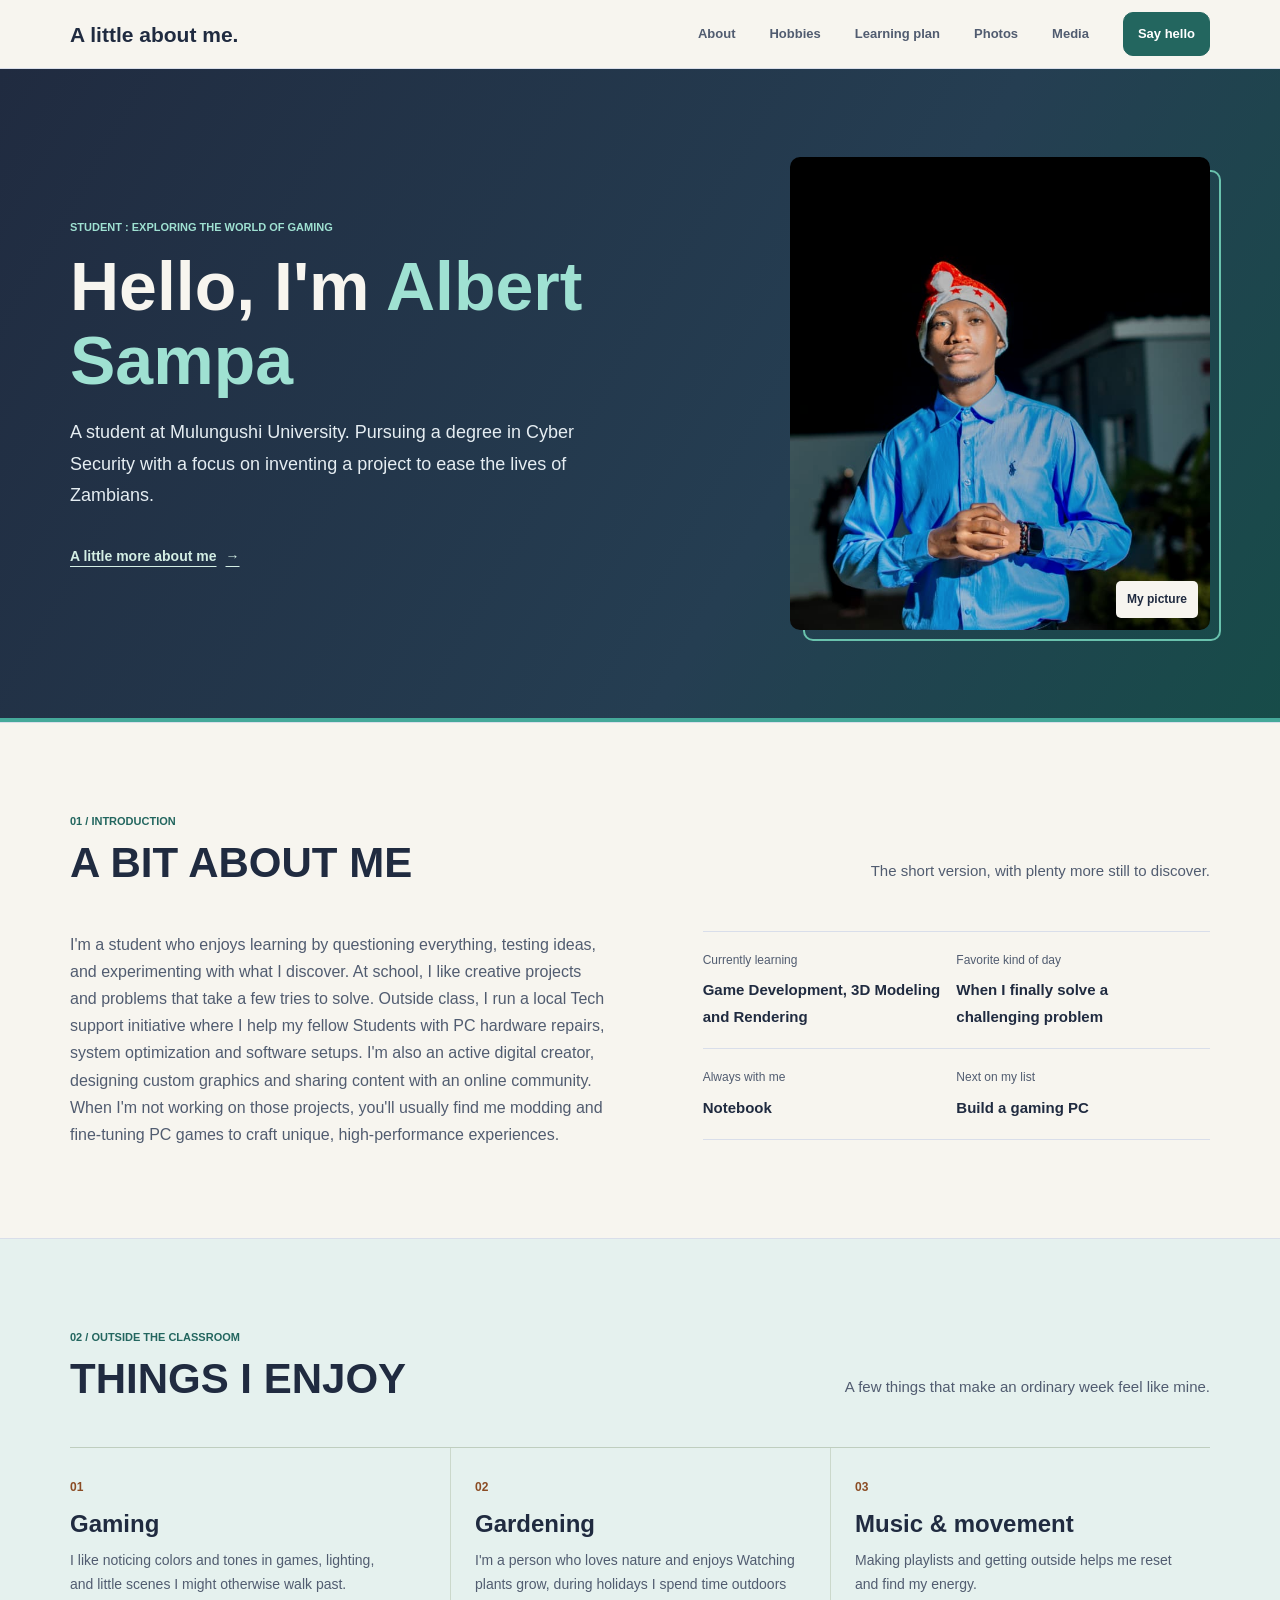
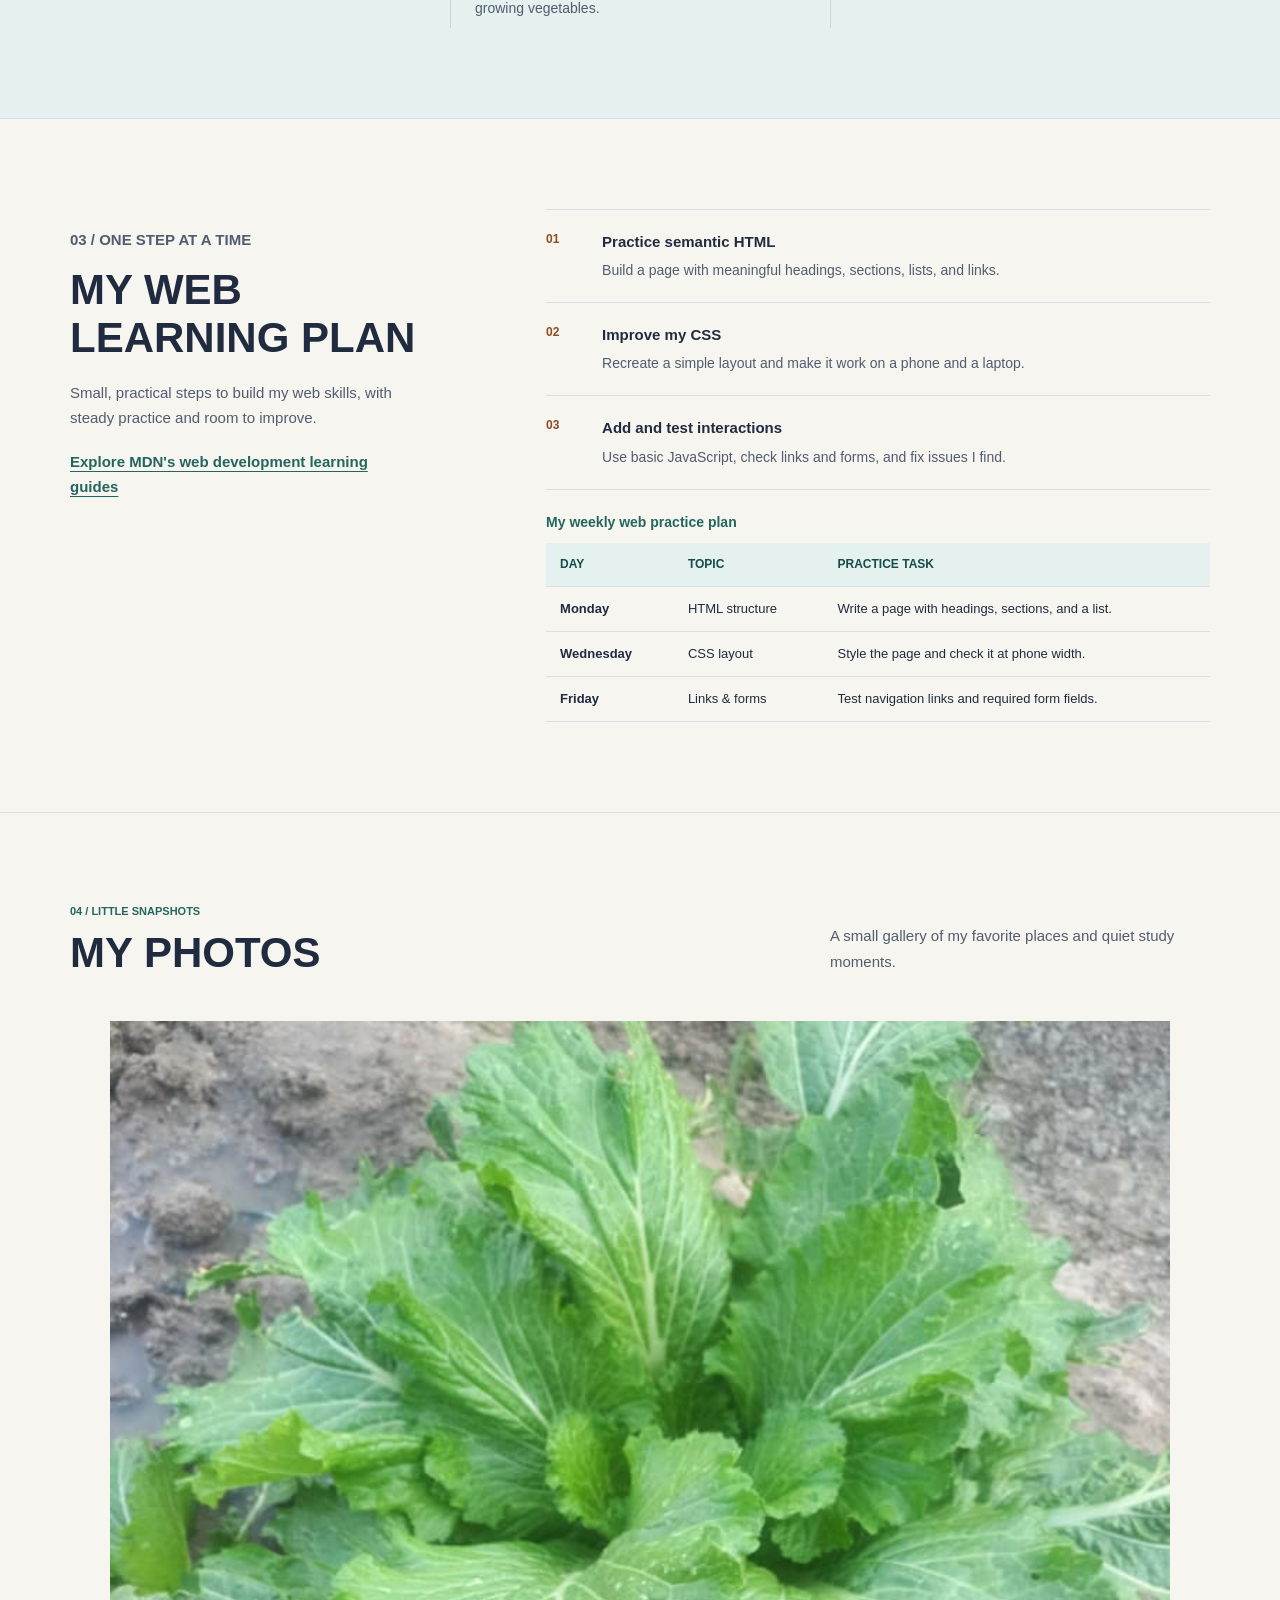
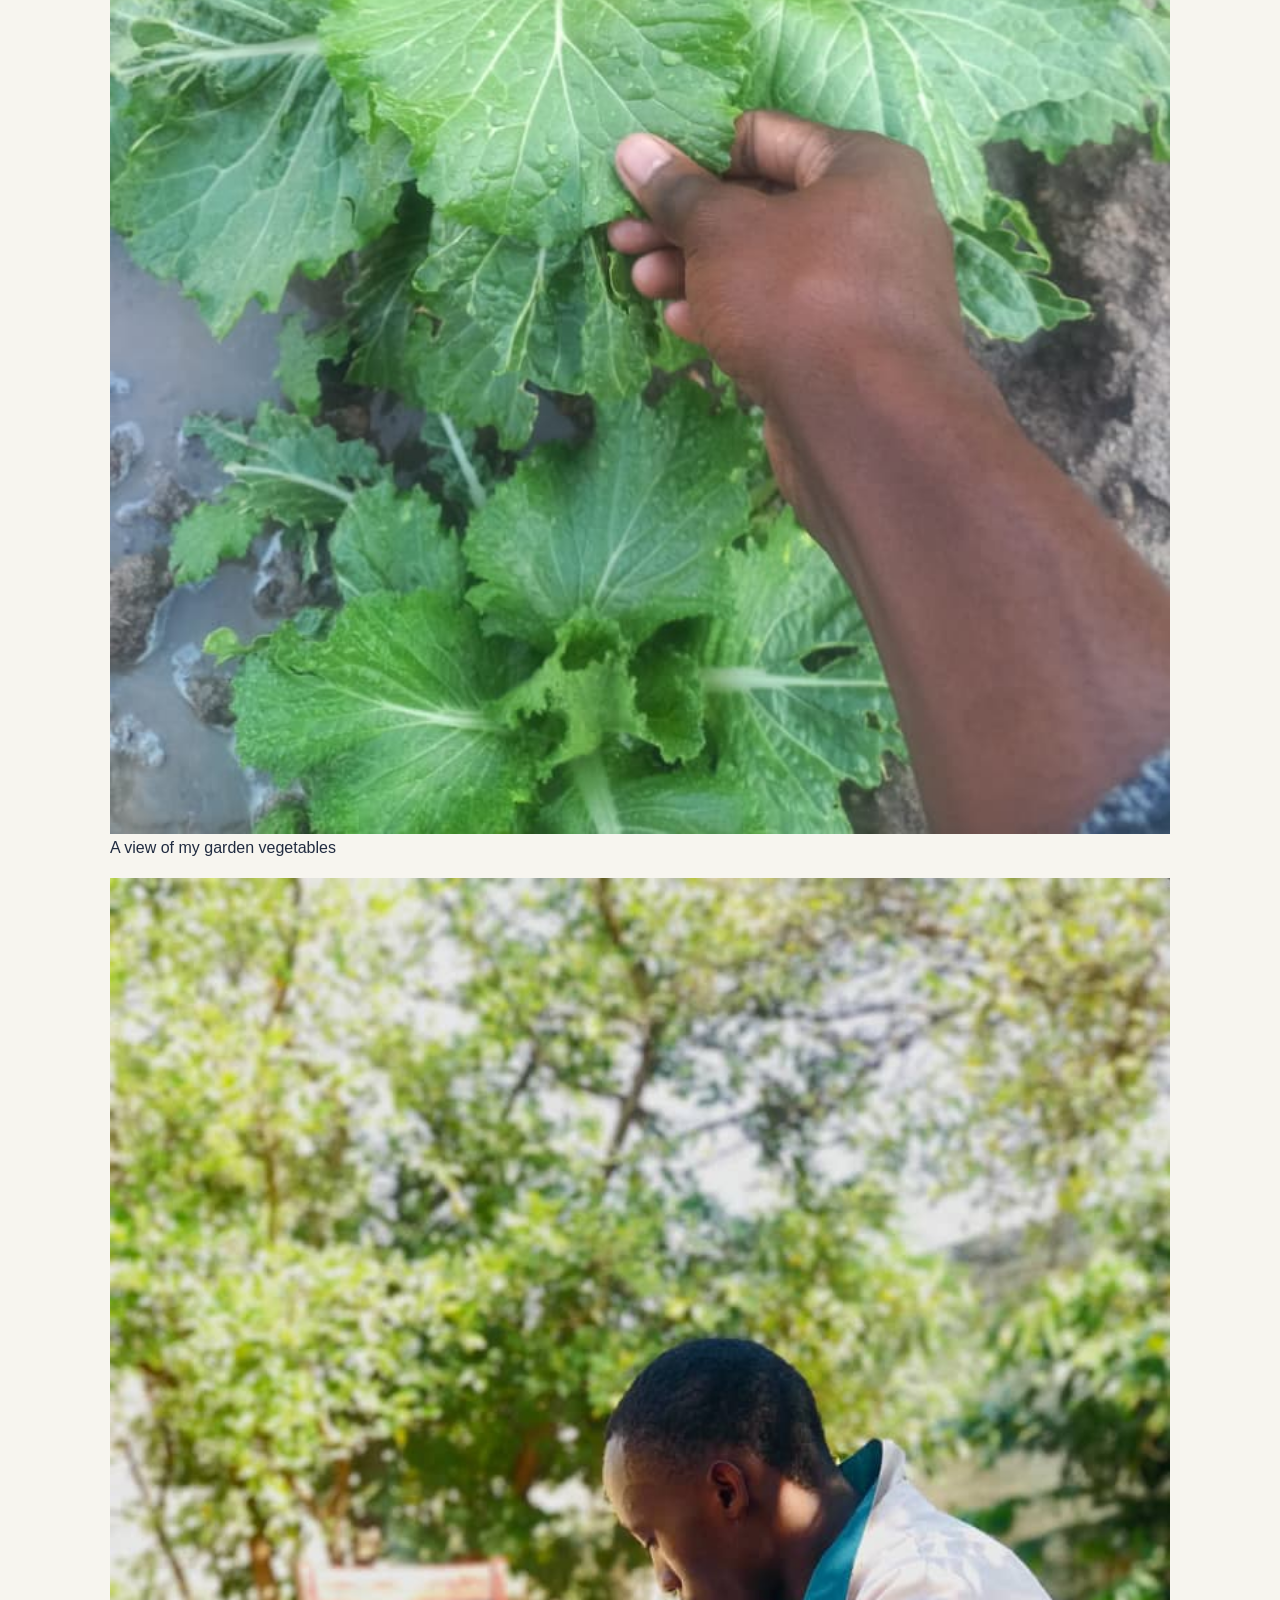
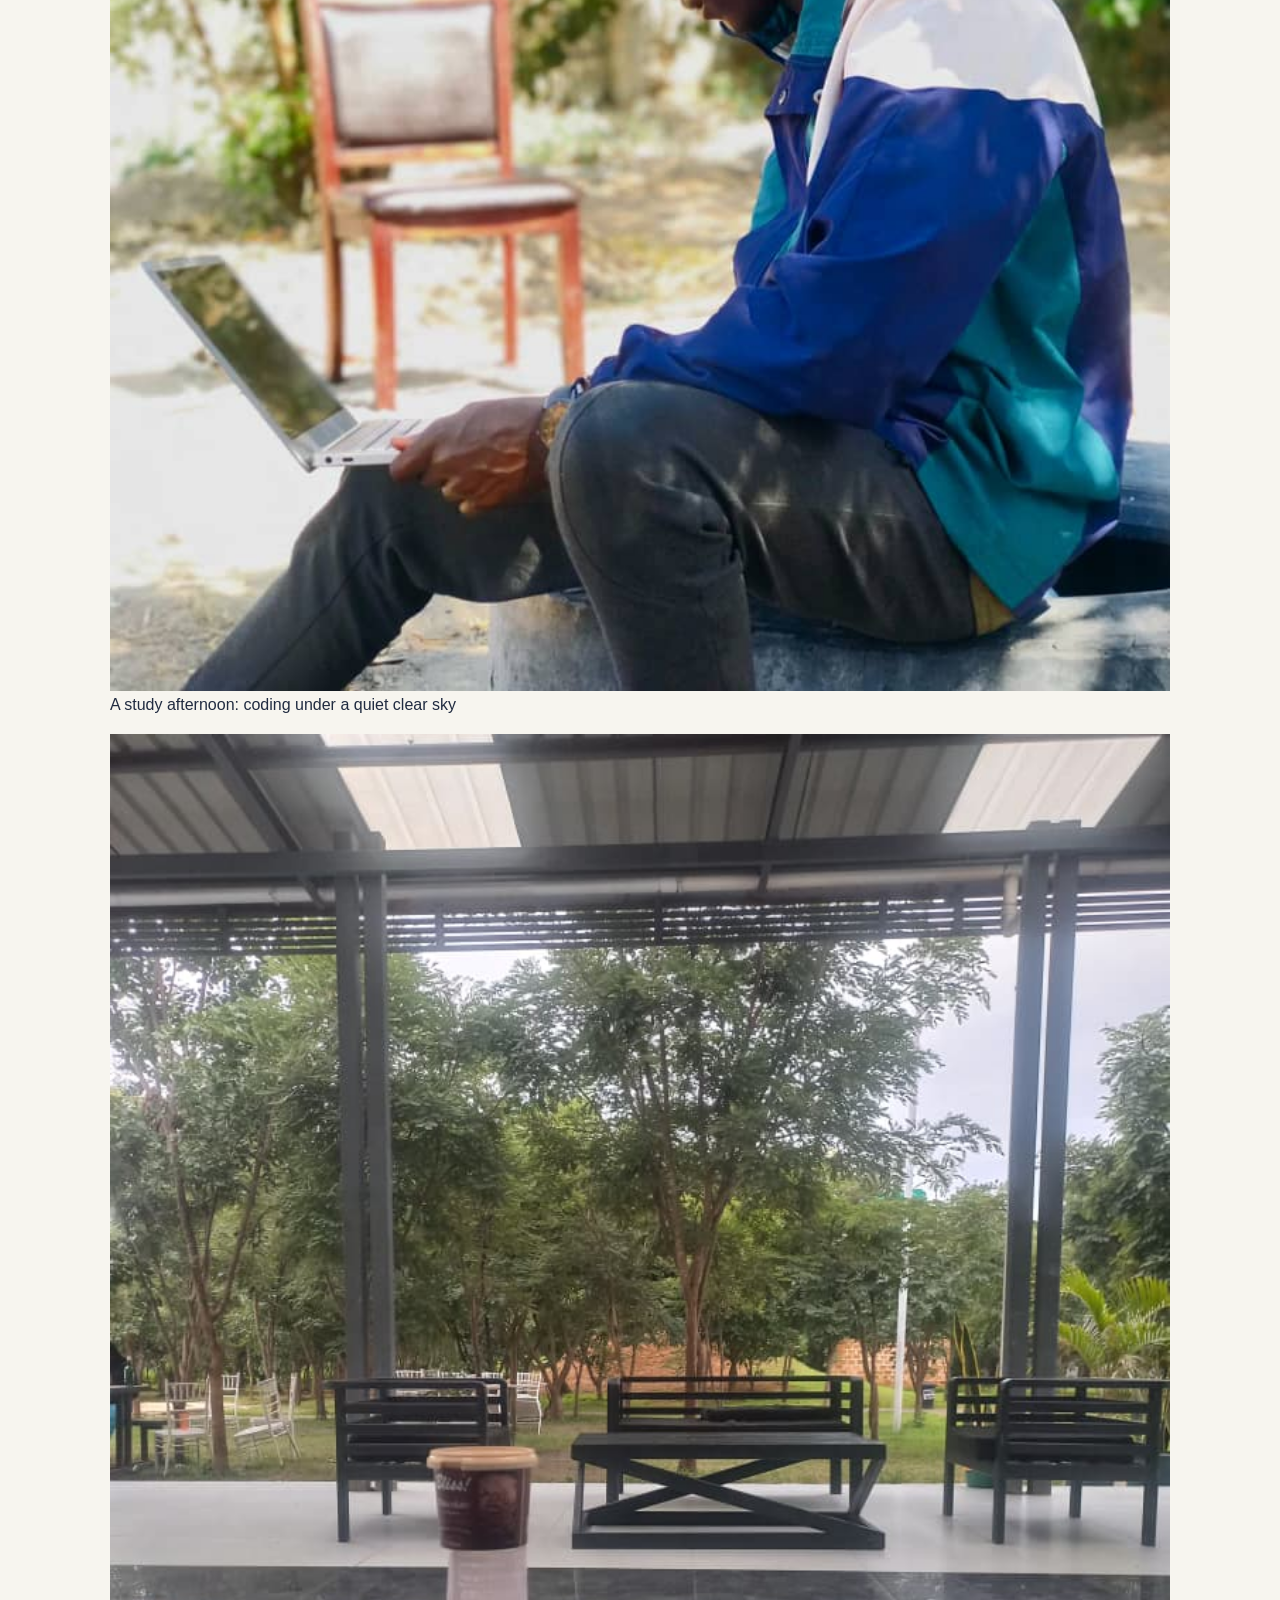
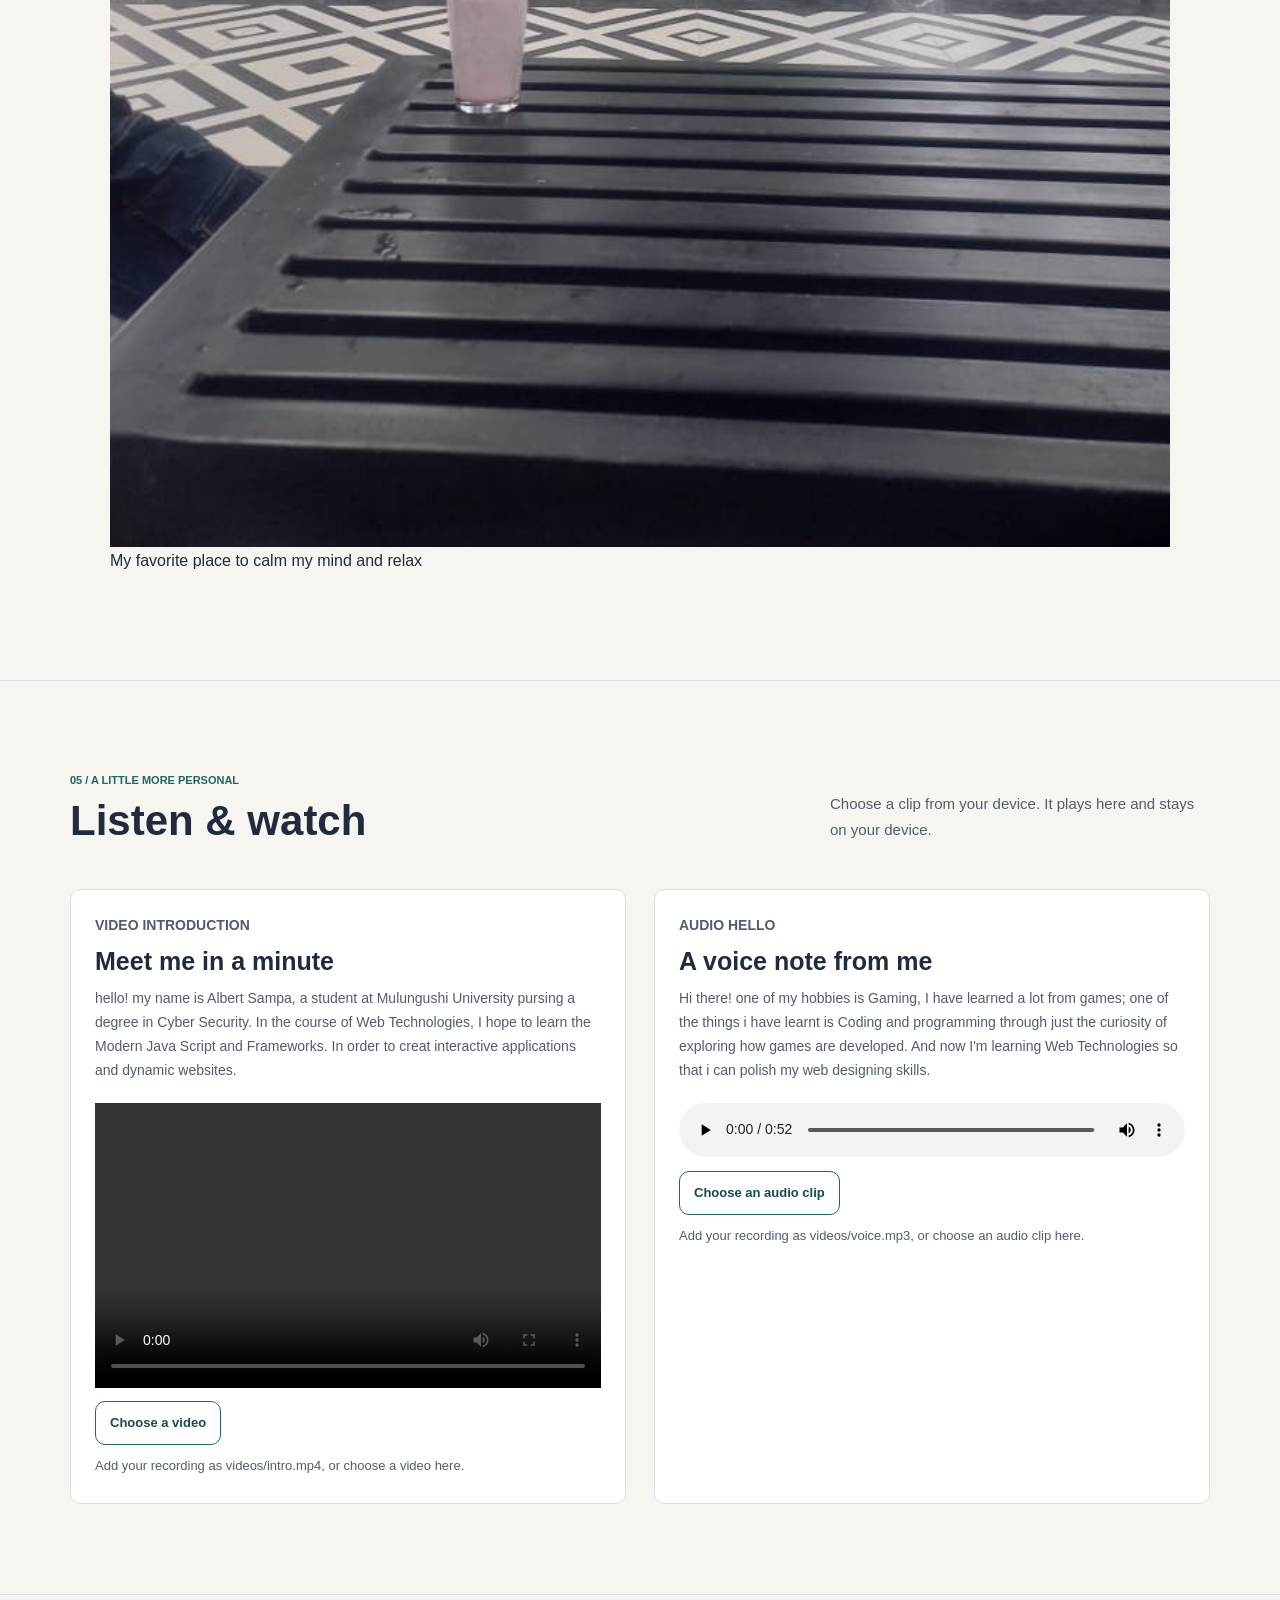
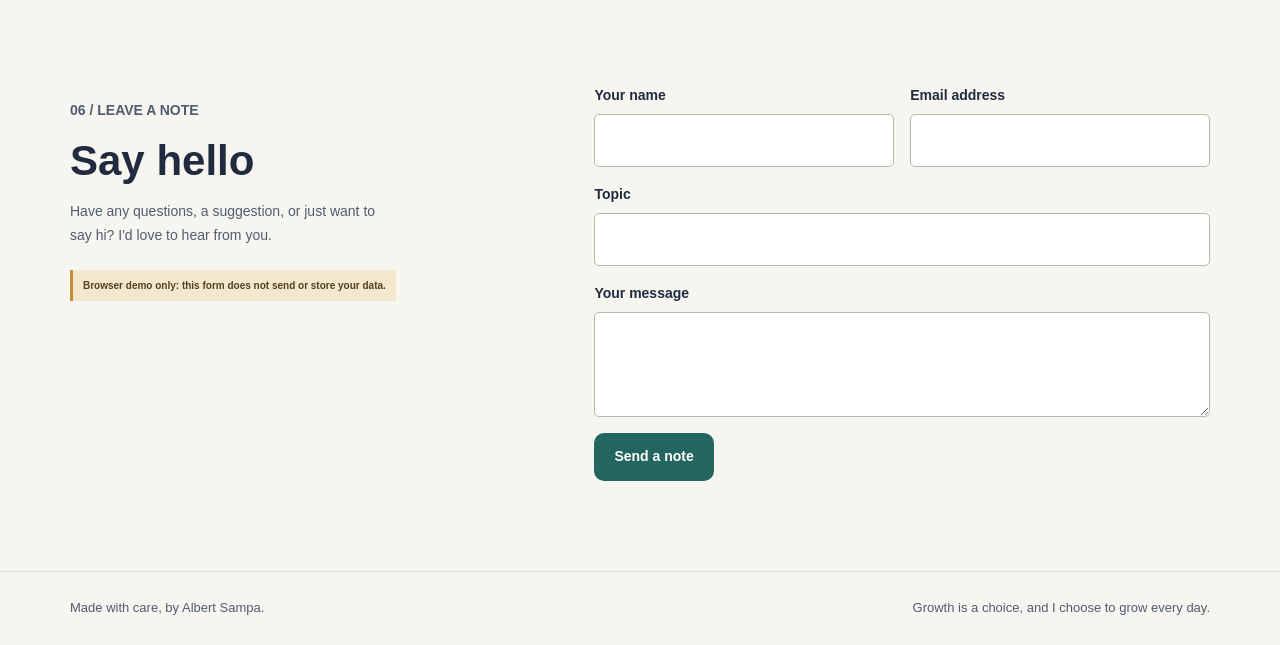
<file: index.html>
<!doctype html>
<html lang="en">
<head>
  <meta charset="utf-8">
  <meta name="viewport" content="width=device-width, initial-scale=1">
  <meta name="theme-color" content="#f4f5f1">
  <meta name="description" content="A little corner of the internet about a student, their interests, and what they are learning.">
  <title>A little about me</title>
  <link rel="preconnect" href="https://fonts.googleapis.com">
  <link rel="preconnect" href="https://fonts.gstatic.com" crossorigin>
  <link href="https://fonts.googleapis.com/css2?family=Space+Grotesk:wght@400;500;600;700&family=Manrope:wght@400;500;600;700;800&display=swap" rel="stylesheet">
  <link rel="stylesheet" href="CSS/Styles.css">
</head>
<body>
  <header class="site-header">
    <nav class="nav wrap" aria-label="Main navigation">
      <a class="wordmark" href="#home">A little about me<span aria-hidden="true">.</span></a>
      <ul class="nav-links">
        <li><a href="#about">About</a></li>
        <li><a href="#hobbies">Hobbies</a></li>
        <li><a href="#learning">Learning plan</a></li>
        <li><a href="#photos">Photos</a></li>
        <li><a href="#media">Media</a></li>
        <li><a class="contact-link" href="#contact">Say hello</a></li>
      </ul>
    </nav>
  </header>
  <main>
    <section class="hero" id="home" aria-labelledby="hero-title">
      <div class="hero-inner">
        <div>
          <p class="eyebrow">STUDENT : Exploring the world of Gaming</p>
          <h1 id="hero-title">Hello, I'm <span>Albert Sampa</span></h1>
          <p class="hero-copy">A student at Mulungushi University. Pursuing a degree in Cyber Security with a focus on inventing a project to ease the lives of Zambians.</p>
          <a class="text-link" href="#about">A little more about me <span aria-hidden="true">→</span></a>
        </div>
        <div class="hero-visual">
          <img src="images/photo4.jpg" alt="Featured photo" fetchpriority="high">
          <span class="photo-note">My picture</span>
        </div>
      </div>
    </section>
    <section class="section" id="about" aria-labelledby="about-title">
      <div class="wrap">
        <div class="section-heading">
          <div><p class="eyebrow">01 / Introduction</p><h2 id="about-title">A BIT ABOUT ME</h2></div>
          <p class="section-intro">The short version, with plenty more still to discover.</p>
        </div>
        <div class="about-grid">
          <div class="about-copy">
            <p>I'm a student who enjoys learning by questioning everything, testing ideas, and experimenting with what I discover. At school, I like creative projects and problems that take a few tries to solve. Outside class, I run a local Tech support initiative where I help my fellow Students with PC hardware repairs, system optimization and software setups. I'm also an active digital creator, designing custom graphics and sharing content with an online community. When I'm not working on those projects, you'll usually find me modding and fine-tuning PC games to craft unique, high-performance experiences.</p>
          </div>
          <div class="fact-list" aria-label="A few quick facts">
            <div class="fact"><small>Currently learning</small><strong>Game Development, 3D Modeling and Rendering</strong></div>
            <div class="fact"><small>Favorite kind of day</small><strong>When I finally solve a challenging problem</strong></div>
            <div class="fact"><small>Always with me</small><strong>Notebook</strong></div>
            <div class="fact"><small>Next on my list</small><strong>Build a gaming PC</strong></div>
          </div>
        </div>
      </div>
    </section>
    <section class="section hobbies" id="hobbies" aria-labelledby="hobbies-title">
      <div class="wrap">
        <div class="section-heading">
          <div><p class="eyebrow">02 / OUTSIDE THE CLASSROOM</p><h2 id="hobbies-title">THINGS I ENJOY</h2></div>
          <p class="section-intro">A few things that make an ordinary week feel like mine.</p>
        </div>
        <ul class="hobby-list">
          <li class="hobby"><span class="hobby-number">01</span><h3>Gaming</h3><p>I like noticing colors and tones in games, lighting, and little scenes I might otherwise walk past.</p></li>
          <li class="hobby"><span class="hobby-number">02</span><h3>Gardening</h3><p>I'm a person who loves nature and enjoys Watching plants grow, during holidays I spend time outdoors growing vegetables.</p></li>
          <li class="hobby"><span class="hobby-number">03</span><h3>Music &amp; movement</h3><p>Making playlists and getting outside helps me reset and find my energy.</p></li>
        </ul>
      </div>
    </section>
    <section class="section" id="learning" aria-labelledby="learning-title">
      <div class="wrap plan">
        <div class="plan-title">
          <p class="eyebrow">03 / ONE STEP AT A TIME</p>
          <h2 id="learning-title">MY WEB LEARNING PLAN</h2>
          <p>Small, practical steps to build my web skills, with steady practice and room to improve.</p>
          <p><a href="https://developer.mozilla.org/en-US/docs/Learn_web_development">Explore MDN's web development learning guides</a></p>
        </div>
        <div class="learning-details">
          <ol class="plan-list">
            <li><b>01</b><div><strong>Practice semantic HTML</strong><span>Build a page with meaningful headings, sections, lists, and links.</span></div></li>
            <li><b>02</b><div><strong>Improve my CSS</strong><span>Recreate a simple layout and make it work on a phone and a laptop.</span></div></li>
            <li><b>03</b><div><strong>Add and test interactions</strong><span>Use basic JavaScript, check links and forms, and fix issues I find.</span></div></li>
          </ol>
          <div class="table-scroll">
            <table class="learning-table">
              <caption>My weekly web practice plan</caption>
              <thead>
                <tr><th scope="col">Day</th><th scope="col">Topic</th><th scope="col">Practice task</th></tr>
              </thead>
              <tbody>
                <tr><th scope="row">Monday</th><td>HTML structure</td><td>Write a page with headings, sections, and a list.</td></tr>
                <tr><th scope="row">Wednesday</th><td>CSS layout</td><td>Style the page and check it at phone width.</td></tr>
                <tr><th scope="row">Friday</th><td>Links &amp; forms</td><td>Test navigation links and required form fields.</td></tr>
              </tbody>
            </table>
          </div>
        </div>
      </div>
    </section>
    <section class="section" id="photos" aria-labelledby="photos-title">
      <div class="wrap">
        <div class="section-heading">
          <div><p class="eyebrow">04 / Little snapshots</p><h2 id="photos-title">MY PHOTOS</h2></div>
          <p class="section-intro">A small gallery of my favorite places and quiet study moments.</p>
        </div>
        <div class="gallery">
          <figure><img src="images/photo2.jpg" alt="Green vegetables, clear sky" loading="lazy"><figcaption>A view of my garden vegetables</a></figcaption></figure>
          <figure><img src="images/photo3.jpg" alt="An open book and handwritten notes on a study desk" loading="lazy"><figcaption>A study afternoon: coding under a quiet clear sky</a></figcaption></figure>
          <figure><img src="images/photo5.jpg" alt="Books and papers arranged on a desk beside a plant" loading="lazy"><figcaption>My favorite place to calm my mind and relax</a></figcaption></figure>
        </div>
      </div>
    </section>
    <section class="section" id="media" aria-labelledby="media-title">
      <div class="wrap">
        <div class="section-heading">
          <div><p class="eyebrow">05 / A little more personal</p><h2 id="media-title">Listen &amp; watch</h2></div>
          <p class="section-intro">Choose a clip from your device. It plays here and stays on your device.</p>
        </div>
        <div class="media-grid">
          <article class="media-panel">
            <p class="eyebrow">Video introduction</p>
            <h3>Meet me in a minute</h3>
            <p>hello! my name is Albert Sampa, a student at Mulungushi University pursing a degree in Cyber Security. In the course of Web Technologies, I hope to learn the Modern Java Script and Frameworks. In order to creat interactive applications and dynamic websites.</p>
            <video id="intro-video" src="videos/intro.mp4" controls playsinline aria-label="Self-introduction video player"></video>
            <label class="file-label">Choose a video<input id="video-file" type="file" accept="video/*"></label>
            <p class="file-status" id="video-status" aria-live="polite">Add your recording as videos/intro.mp4, or choose a video here.</p>
          </article>
          <article class="media-panel">
            <p class="eyebrow">Audio hello</p>
            <h3>A voice note from me</h3>
            <p>Hi there! one of my hobbies is Gaming, I have learned a lot from games; one of the things i have learnt is Coding and programming through just the curiosity of exploring how games are developed. And now I'm learning Web Technologies so that i can polish my web designing skills.</p>
            <audio id="intro-audio" src="videos/voice.mp3" controls aria-label="Audio clip player"></audio>
            <label class="file-label">Choose an audio clip<input id="audio-file" type="file" accept="audio/*"></label>
            <p class="file-status" id="audio-status" aria-live="polite">Add your recording as videos/voice.mp3, or choose an audio clip here.</p>
          </article>
        </div>
      </div>
    </section>
    <section class="section" id="contact" aria-labelledby="contact-title">
      <div class="wrap contact">
        <div class="contact-copy">
          <p class="eyebrow">06 / Leave a note</p>
          <h2 id="contact-title">Say hello</h2>
          <p>Have any questions, a suggestion, or just want to say hi? I'd love to hear from you.</p>
          <span class="demo-note">Browser demo only: this form does not send or store your data.</span>
        </div>
        <form class="contact-form" id="contact-form" action="#" method="post">
          <div class="field"><label for="name">Your name</label><input id="name" name="name" autocomplete="name" required></div>
          <div class="field"><label for="email">Email address</label><input id="email" name="email" type="email" autocomplete="email" required></div>
          <div class="field full"><label for="topic">Topic</label><input id="topic" name="topic"></div>
          <div class="field full"><label for="message">Your message</label><textarea id="message" name="message" required></textarea></div>
          <div class="submit-row"><button class="submit-button" type="submit">Send a note</button><p class="form-status" id="form-status" role="status" aria-live="polite"></p></div>
        </form>
      </div>
    </section>
  </main>
  <footer><div class="wrap footer-inner"><span>Made with care, by Albert Sampa.</span><span>Growth is a choice, and I choose to grow every day.</span></div></footer>
  <script>
    const mediaInputs = [
      { input: "video-file", player: "intro-video", status: "video-status", type: "video" },
      { input: "audio-file", player: "intro-audio", status: "audio-status", type: "audio" }
    ];
    for (const item of mediaInputs) {
      const input = document.getElementById(item.input);
      const player = document.getElementById(item.player);
      const status = document.getElementById(item.status);
      let currentUrl;
      input.addEventListener("change", () => {
        const file = input.files[0];
        if (!file) return;
        if (currentUrl) URL.revokeObjectURL(currentUrl);
        currentUrl = URL.createObjectURL(file);
        player.src = currentUrl;
        status.textContent = `${file.name} is ready to play.`;
      });
    }
    document.getElementById("contact-form").addEventListener("submit", (event) => {
      event.preventDefault();
      document.getElementById("form-status").textContent = "Thanks! This demo does not send or store your note.";
      event.currentTarget.reset();
    });
  </script>
</body>
</html>
</file>
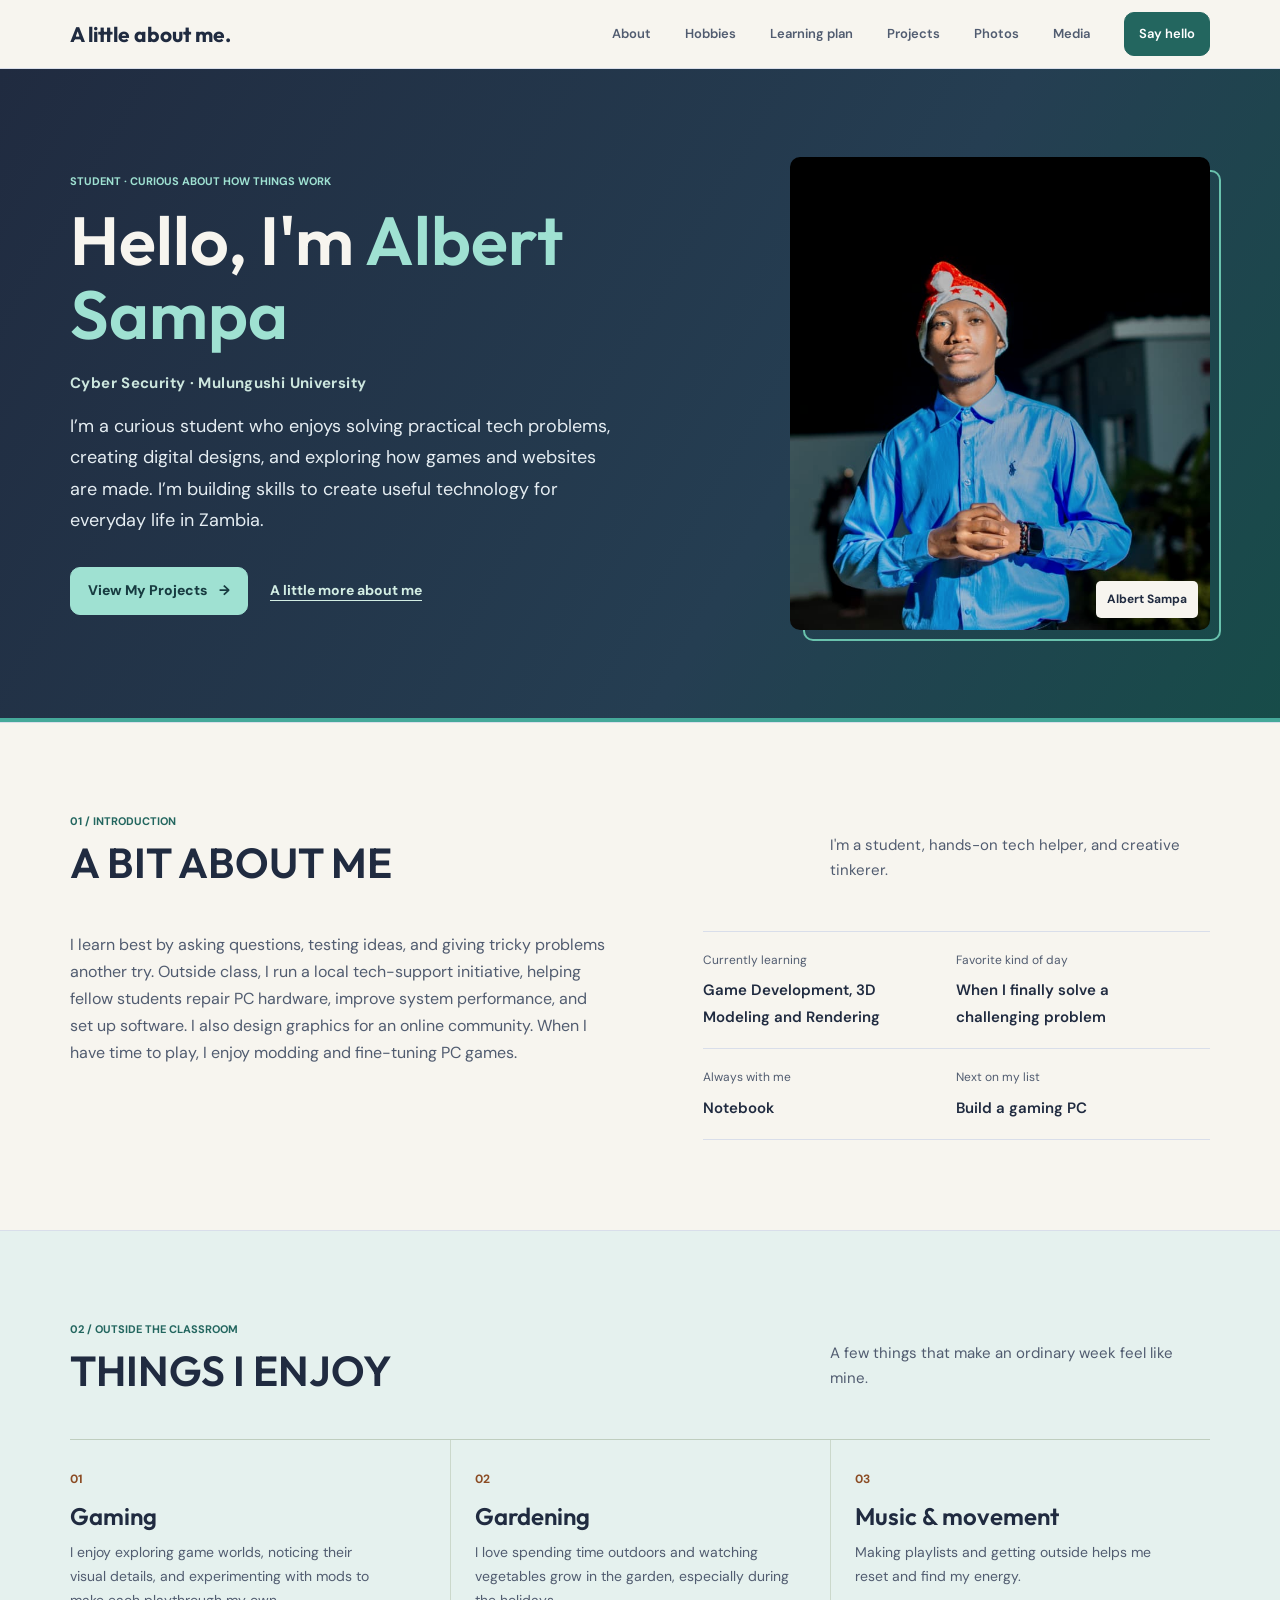
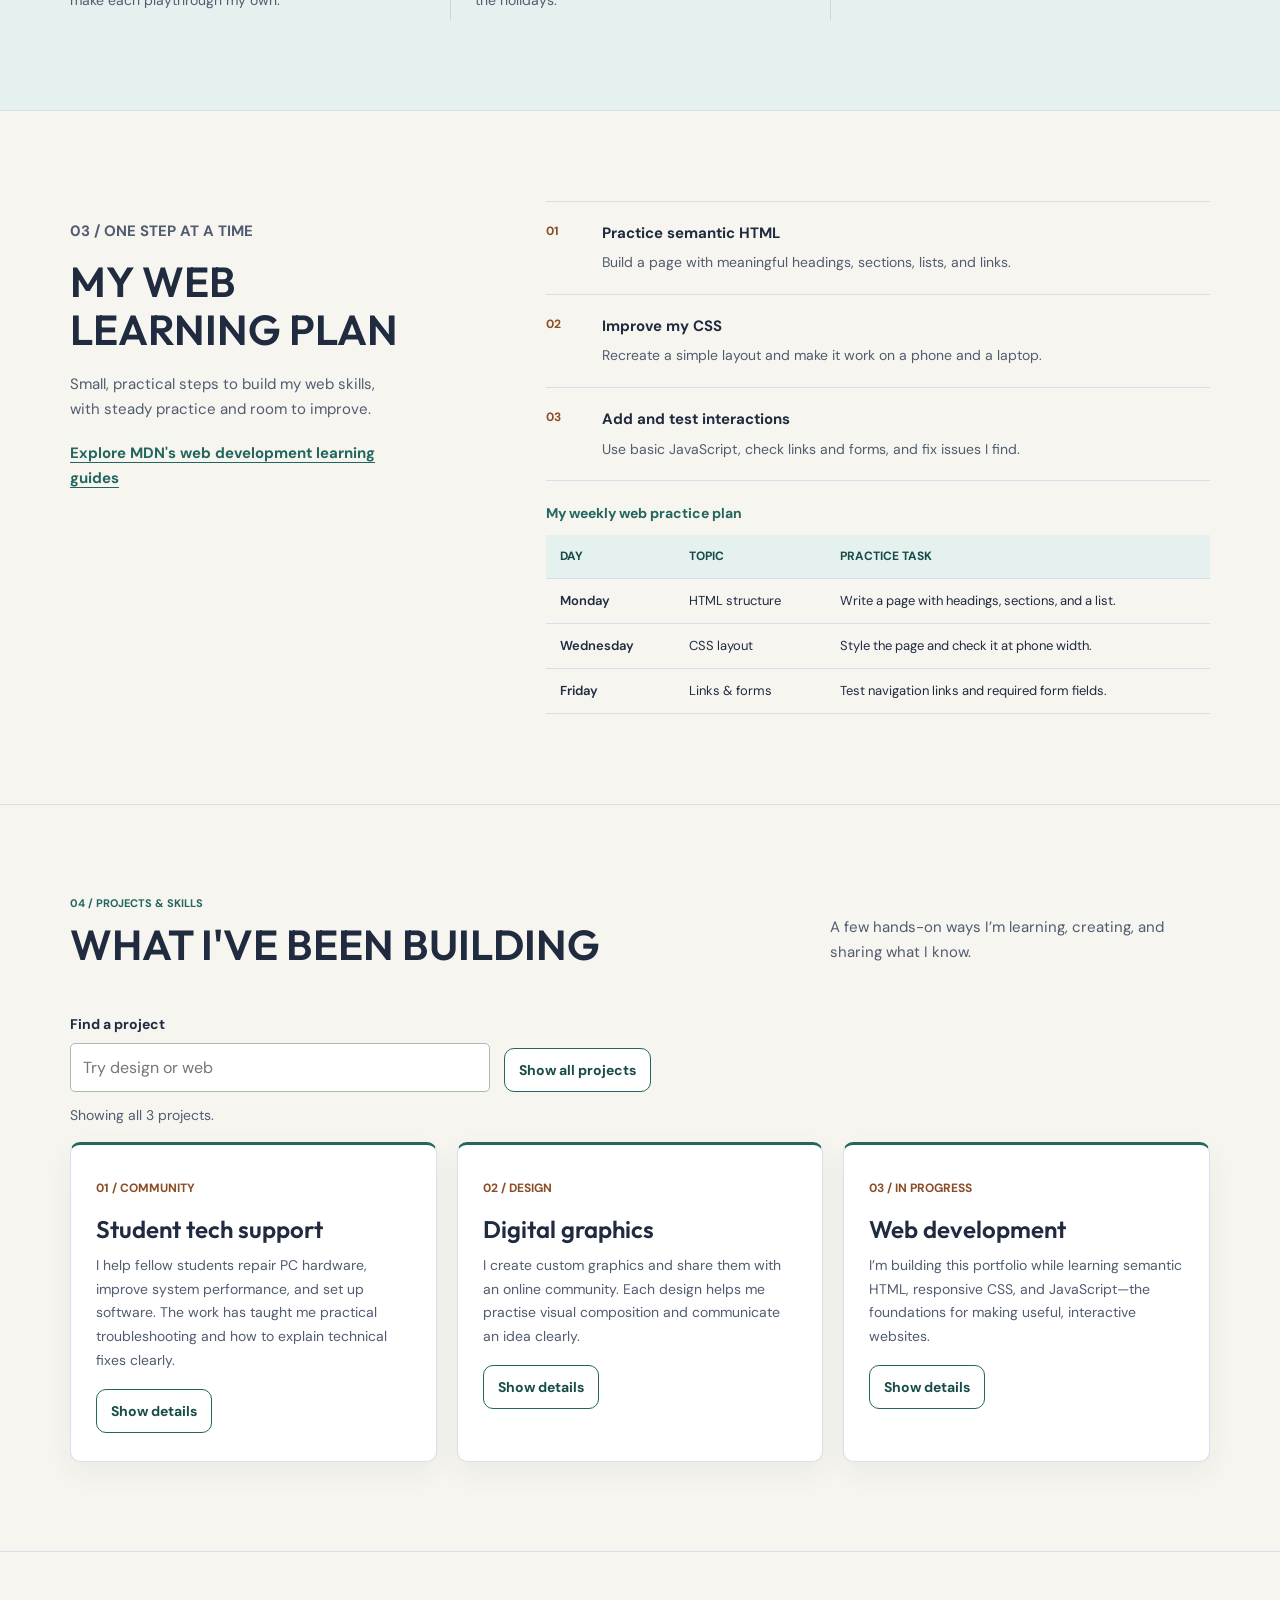
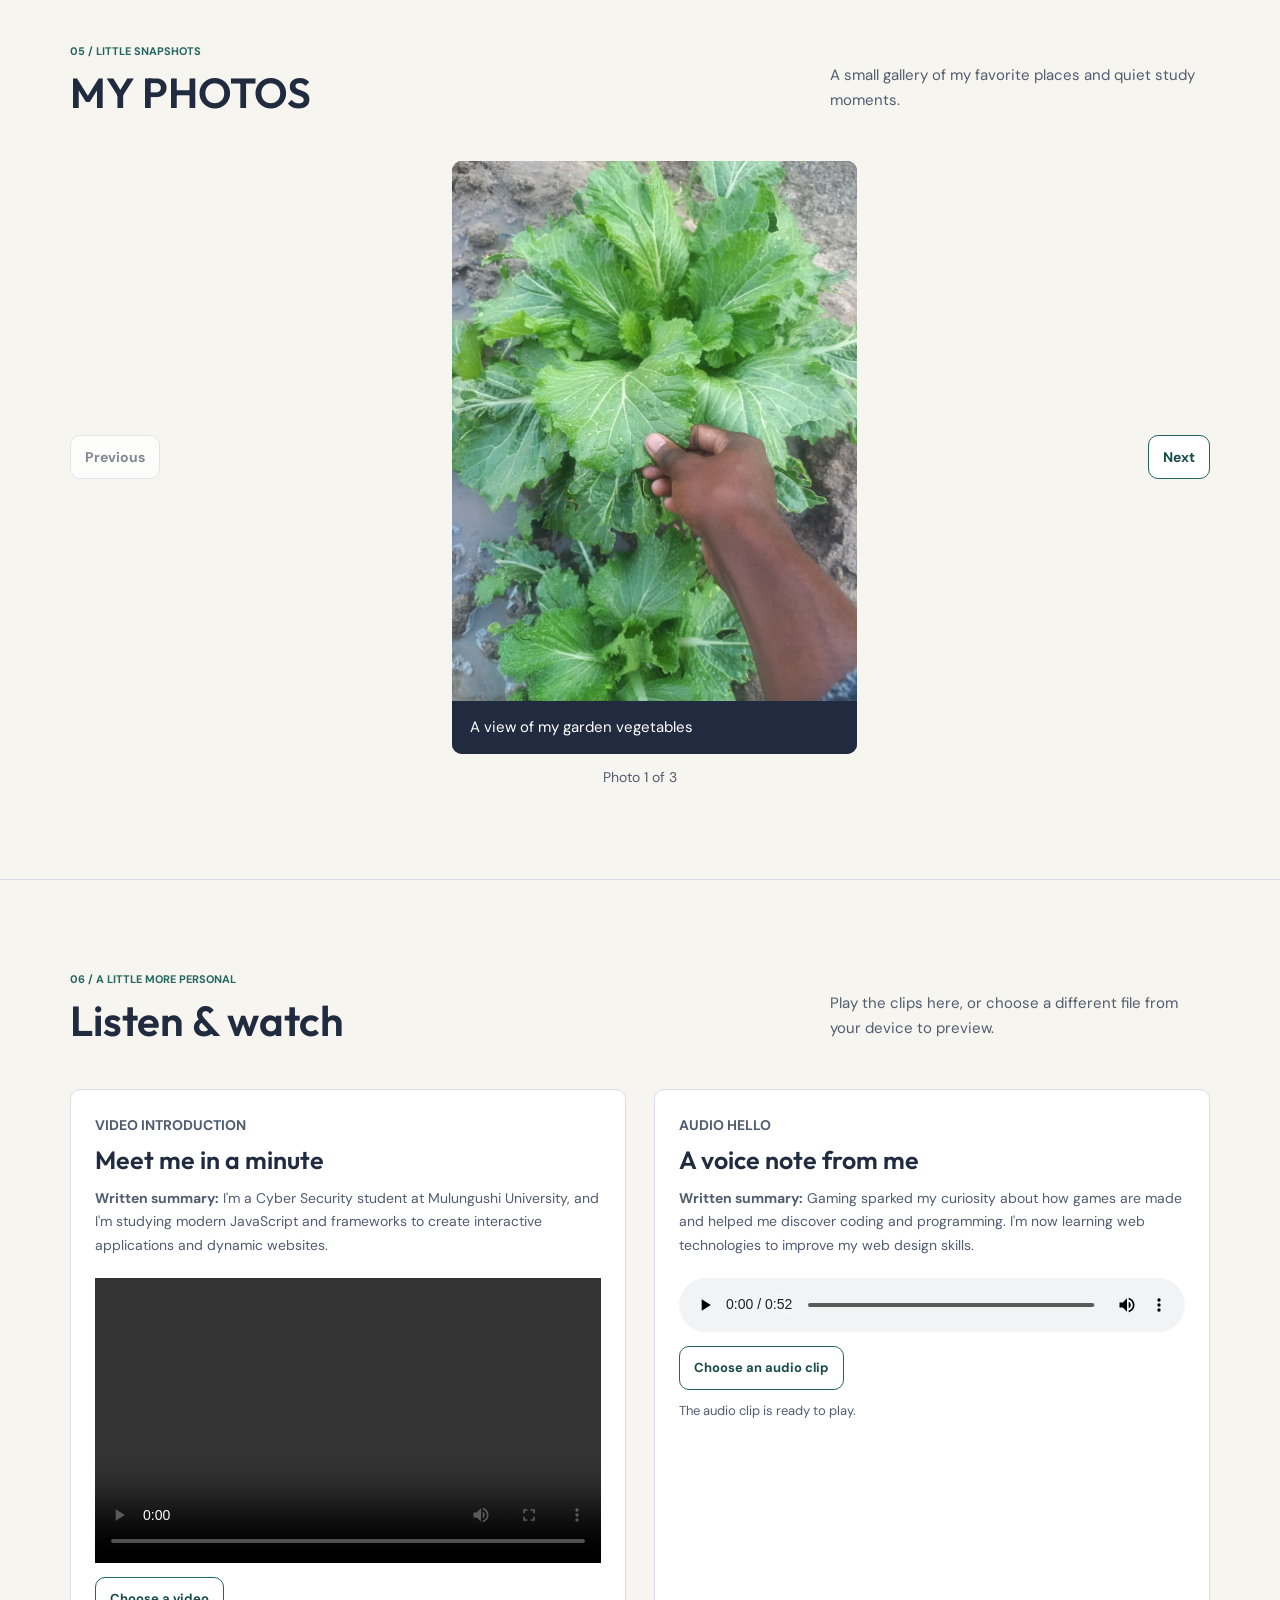
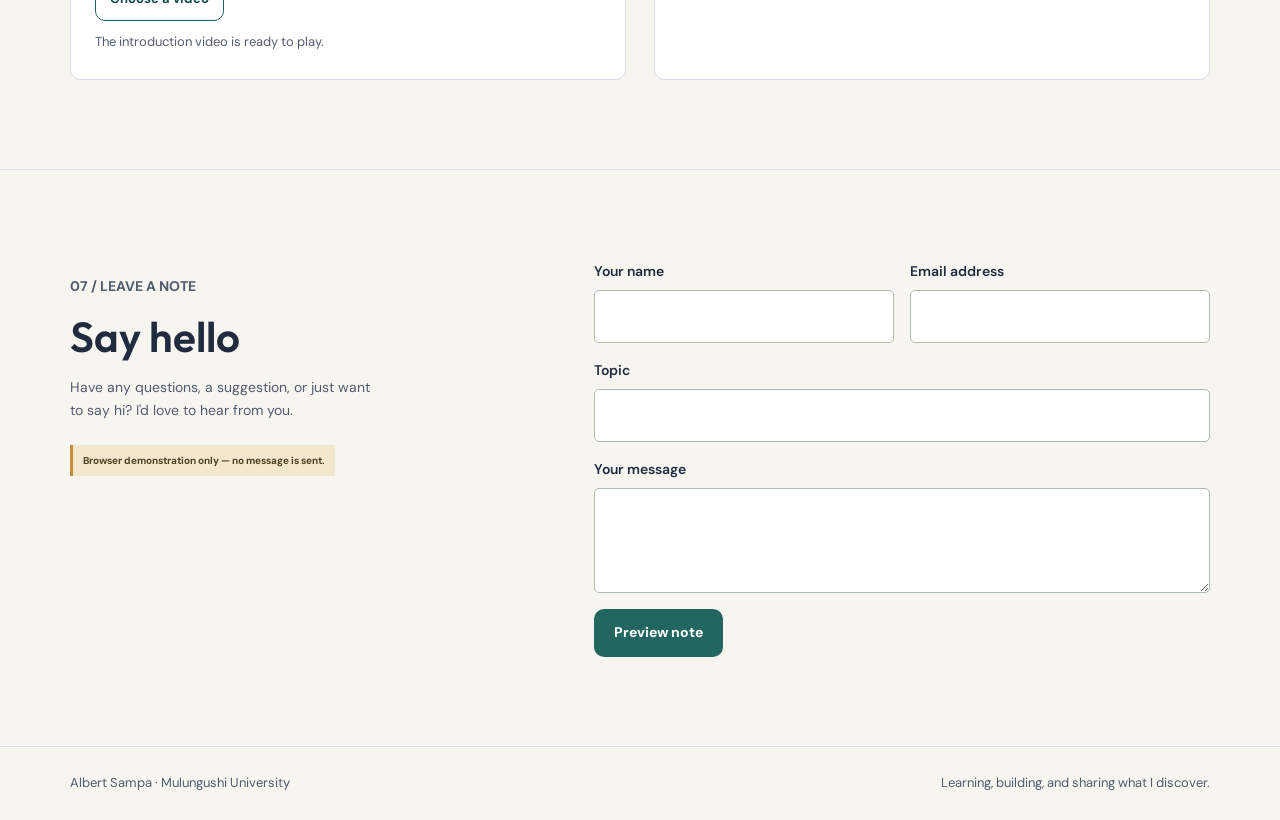
<file: js/script.js/index.html>
<!doctype html>
<html lang="en">
<head>
  <meta charset="utf-8">
  <meta name="viewport" content="width=device-width, initial-scale=1">
  <meta name="theme-color" content="#f4f5f1">
  <meta name="description" content="A little corner of the internet about a student, their interests, and what they are learning.">
  <title>A little about me</title>
  <link rel="preconnect" href="https://fonts.googleapis.com">
  <link rel="preconnect" href="https://fonts.gstatic.com" crossorigin>
  <link href="https://fonts.googleapis.com/css2?family=DM+Sans:wght@400;500;600;700&family=Outfit:wght@400;500;600;700&display=swap" rel="stylesheet">
  <link rel="stylesheet" href="../../CSS/Styles.css">
</head>
<body>
  <header class="site-header">
    <nav class="nav wrap" aria-label="Main navigation">
      <a class="wordmark" href="#home">A little about me<span aria-hidden="true">.</span></a>
      <ul class="nav-links">
        <li><a href="#about">About</a></li>
        <li><a href="#hobbies">Hobbies</a></li>
        <li><a href="#learning">Learning plan</a></li>
        <li><a href="#skills">Projects</a></li>
        <li><a href="#photos">Photos</a></li>
        <li><a href="#media">Media</a></li>
        <li><a class="contact-link" href="#contact">Say hello</a></li>
      </ul>
    </nav>
  </header>
  <main>
    <section class="hero" id="home" aria-labelledby="hero-title">
      <div class="hero-inner">
        <div>
          <p class="eyebrow">Student · curious about how things work</p>
          <h1 id="hero-title">Hello, I'm <span>Albert Sampa</span></h1>
          <p class="hero-programme">Cyber Security · Mulungushi University</p>
          <p class="hero-copy">I’m a curious student who enjoys solving practical tech problems, creating digital designs, and exploring how games and websites are made. I’m building skills to create useful technology for everyday life in Zambia.</p>
          <div class="hero-actions">
            <a class="button-link" href="#skills">View My Projects <span aria-hidden="true">→</span></a>
            <a class="text-link" href="#about">A little more about me</a>
          </div>
        </div>
        <div class="hero-visual">
          <img src="../../images/photo4.jpg" alt="Portrait of Albert Sampa, a student at Mulungushi University" fetchpriority="high">
          <span class="photo-note">Albert Sampa</span>
        </div>
      </div>
    </section>
    <section class="section" id="about" aria-labelledby="about-title">
      <div class="wrap">
        <div class="section-heading">
          <div><p class="eyebrow">01 / Introduction</p><h2 id="about-title">A BIT ABOUT ME</h2></div>
          <p class="section-intro">I'm a student, hands-on tech helper, and creative tinkerer.</p>
        </div>
        <div class="about-grid">
          <div class="about-copy">
            <p>I learn best by asking questions, testing ideas, and giving tricky problems another try. Outside class, I run a local tech-support initiative, helping fellow students repair PC hardware, improve system performance, and set up software. I also design graphics for an online community. When I have time to play, I enjoy modding and fine-tuning PC games.</p>
          </div>
          <div class="fact-list" aria-label="A few quick facts">
            <div class="fact"><small>Currently learning</small><strong>Game Development, 3D Modeling and Rendering</strong></div>
            <div class="fact"><small>Favorite kind of day</small><strong>When I finally solve a challenging problem</strong></div>
            <div class="fact"><small>Always with me</small><strong>Notebook</strong></div>
            <div class="fact"><small>Next on my list</small><strong>Build a gaming PC</strong></div>
          </div>
        </div>
      </div>
    </section>
    <section class="section hobbies" id="hobbies" aria-labelledby="hobbies-title">
      <div class="wrap">
        <div class="section-heading">
          <div><p class="eyebrow">02 / OUTSIDE THE CLASSROOM</p><h2 id="hobbies-title">THINGS I ENJOY</h2></div>
          <p class="section-intro">A few things that make an ordinary week feel like mine.</p>
        </div>
        <ul class="hobby-list">
          <li class="hobby"><span class="hobby-number">01</span><h3>Gaming</h3><p>I enjoy exploring game worlds, noticing their visual details, and experimenting with mods to make each playthrough my own.</p></li>
          <li class="hobby"><span class="hobby-number">02</span><h3>Gardening</h3><p>I love spending time outdoors and watching vegetables grow in the garden, especially during the holidays.</p></li>
          <li class="hobby"><span class="hobby-number">03</span><h3>Music &amp; movement</h3><p>Making playlists and getting outside helps me reset and find my energy.</p></li>
        </ul>
      </div>
    </section>
    <section class="section" id="learning" aria-labelledby="learning-title">
      <div class="wrap plan">
        <div class="plan-title">
          <p class="eyebrow">03 / ONE STEP AT A TIME</p>
          <h2 id="learning-title">MY WEB LEARNING PLAN</h2>
          <p>Small, practical steps to build my web skills, with steady practice and room to improve.</p>
          <p><a href="https://developer.mozilla.org/en-US/docs/Learn_web_development">Explore MDN's web development learning guides</a></p>
        </div>
        <div class="learning-details">
          <ol class="plan-list">
            <li><b>01</b><div><strong>Practice semantic HTML</strong><span>Build a page with meaningful headings, sections, lists, and links.</span></div></li>
            <li><b>02</b><div><strong>Improve my CSS</strong><span>Recreate a simple layout and make it work on a phone and a laptop.</span></div></li>
            <li><b>03</b><div><strong>Add and test interactions</strong><span>Use basic JavaScript, check links and forms, and fix issues I find.</span></div></li>
          </ol>
          <div class="table-scroll">
            <table class="learning-table">
              <caption>My weekly web practice plan</caption>
              <thead>
                <tr><th scope="col">Day</th><th scope="col">Topic</th><th scope="col">Practice task</th></tr>
              </thead>
              <tbody>
                <tr><th scope="row">Monday</th><td>HTML structure</td><td>Write a page with headings, sections, and a list.</td></tr>
                <tr><th scope="row">Wednesday</th><td>CSS layout</td><td>Style the page and check it at phone width.</td></tr>
                <tr><th scope="row">Friday</th><td>Links &amp; forms</td><td>Test navigation links and required form fields.</td></tr>
              </tbody>
            </table>
          </div>
        </div>
      </div>
    </section>
    <section class="section" id="skills" aria-labelledby="skills-title">
      <div class="wrap">
        <div class="section-heading">
          <div><p class="eyebrow">04 / Projects &amp; skills</p><h2 id="skills-title">WHAT I'VE BEEN BUILDING</h2></div>
          <p class="section-intro">A few hands-on ways I’m learning, creating, and sharing what I know.</p>
        </div>
        <div class="project-tools">
          <div class="project-search">
            <label for="project-search">Find a project</label>
            <input id="project-search" type="search" placeholder="Try design or web">
          </div>
          <button class="secondary-button" id="project-reset" type="button">Show all projects</button>
        </div>
        <p class="project-results" id="project-results" aria-live="polite"></p>
        <ul class="project-list" id="project-list">
          <li class="project-card"><span class="hobby-number">01 / COMMUNITY</span><h3>Student tech support</h3><p>I help fellow students repair PC hardware, improve system performance, and set up software. The work has taught me practical troubleshooting and how to explain technical fixes clearly.</p><button class="details-toggle" type="button" aria-expanded="false" aria-controls="project-detail-support">Show details</button><p class="project-detail" id="project-detail-support" hidden>Typical help includes diagnosing hardware issues, removing avoidable slowdowns, and getting essential programs configured for classwork.</p></li>
          <li class="project-card"><span class="hobby-number">02 / DESIGN</span><h3>Digital graphics</h3><p>I create custom graphics and share them with an online community. Each design helps me practise visual composition and communicate an idea clearly.</p><button class="details-toggle" type="button" aria-expanded="false" aria-controls="project-detail-design">Show details</button><p class="project-detail" id="project-detail-design" hidden>I work from an idea to a finished visual, making choices about layout, colour, and type so the message is clear.</p></li>
          <li class="project-card"><span class="hobby-number">03 / IN PROGRESS</span><h3>Web development</h3><p>I’m building this portfolio while learning semantic HTML, responsive CSS, and JavaScript—the foundations for making useful, interactive websites.</p><button class="details-toggle" type="button" aria-expanded="false" aria-controls="project-detail-web">Show details</button><p class="project-detail" id="project-detail-web" hidden>This page is a practice project: I’m using semantic sections, responsive layouts, accessible controls, and small JavaScript interactions.</p></li>
        </ul>
        <p class="project-empty" id="project-empty" hidden>No projects match that search. Try another word or show all projects.</p>
      </div>
    </section>
    <section class="section" id="photos" aria-labelledby="photos-title">
      <div class="wrap">
        <div class="section-heading">
          <div><p class="eyebrow">05 / Little snapshots</p><h2 id="photos-title">MY PHOTOS</h2></div>
          <p class="section-intro">A small gallery of my favorite places and quiet study moments.</p>
        </div>
        <div class="gallery-viewer" aria-label="Photo gallery">
          <button class="gallery-button" id="gallery-previous" type="button" aria-label="Previous photo" disabled>Previous</button>
          <figure class="gallery-current">
            <img id="gallery-image" src="../../images/photo2.jpg" alt="Green vegetables growing in a garden" loading="lazy">
            <figcaption id="gallery-caption">A view of my garden vegetables</figcaption>
          </figure>
          <button class="gallery-button" id="gallery-next" type="button" aria-label="Next photo">Next</button>
        </div>
        <p class="gallery-position" id="gallery-position" aria-live="polite">Photo 1 of 3</p>
      </div>
    </section>
    <section class="section" id="media" aria-labelledby="media-title">
      <div class="wrap">
        <div class="section-heading">
          <div><p class="eyebrow">06 / A little more personal</p><h2 id="media-title">Listen &amp; watch</h2></div>
          <p class="section-intro">Play the clips here, or choose a different file from your device to preview.</p>
        </div>
        <div class="media-grid">
          
          <article class="media-panel">
            <p class="eyebrow">Video introduction</p>
            <h3>Meet me in a minute</h3>
            <p><strong>Written summary:</strong> I'm a Cyber Security student at Mulungushi University, and I'm studying modern JavaScript and frameworks to create interactive applications and dynamic websites.</p>
            <video id="intro-video" src="../../videos/intro.mp4" controls playsinline aria-label="Self-introduction video player"></video>
            <label class="file-label">Choose a video<input id="video-file" type="file" accept="video/*"></label>
            <p class="file-status" id="video-status" aria-live="polite">The introduction video is ready to play.</p>
          </article>
          <article class="media-panel">
            <p class="eyebrow">Audio hello</p>
            <h3>A voice note from me</h3>
            <p><strong>Written summary:</strong> Gaming sparked my curiosity about how games are made and helped me discover coding and programming. I'm now learning web technologies to improve my web design skills.</p>
            <audio id="intro-audio" src="../../videos/voice.mp3" controls aria-label="Audio clip player"></audio>
            <label class="file-label">Choose an audio clip<input id="audio-file" type="file" accept="audio/*"></label>
            <p class="file-status" id="audio-status" aria-live="polite">The audio clip is ready to play.</p>
          </article>
        </div>
      </div>
    </section>
    <section class="section" id="contact" aria-labelledby="contact-title">
      <div class="wrap contact">
        <div class="contact-copy">
          <p class="eyebrow">07 / Leave a note</p>
          <h2 id="contact-title">Say hello</h2>
          <p>Have any questions, a suggestion, or just want to say hi? I'd love to hear from you.</p>
          <span class="demo-note">Browser demonstration only — no message is sent.</span>
        </div>
        <form class="contact-form" id="contact-form" action="#" method="post" novalidate>
          <div class="field"><label for="name">Your name</label><input id="name" name="name" autocomplete="name" aria-describedby="name-error" required><p class="field-error" id="name-error"></p></div>
          <div class="field"><label for="email">Email address</label><input id="email" name="email" type="email" autocomplete="email" aria-describedby="email-error" required><p class="field-error" id="email-error"></p></div>
          <div class="field full"><label for="topic">Topic</label><input id="topic" name="topic"></div>
          <div class="field full"><label for="message">Your message</label><textarea id="message" name="message" aria-describedby="message-error" required></textarea><p class="field-error" id="message-error"></p></div>
          <div class="submit-row"><button class="submit-button" type="submit">Preview note</button><p class="form-status" id="form-status" role="status" aria-live="polite"></p></div>
          <section class="contact-preview" id="contact-preview" aria-labelledby="preview-title" aria-live="polite" hidden>
            <h3 id="preview-title">Validated form preview</h3>
            <p id="preview-name"></p>
            <p id="preview-email"></p>
            <p id="preview-topic"></p>
            <p id="preview-message"></p>
            <p class="preview-note">Your data was validated in this browser only. No message was sent.</p>
          </section>
        </form>
      </div>
    </section>
  </main>
  <footer><div class="wrap footer-inner"><span>Albert Sampa · Mulungushi University</span><span>Learning, building, and sharing what I discover.</span></div></footer>
  <script src="../../js/main.js" defer></script>
</body>
</html>
</file>
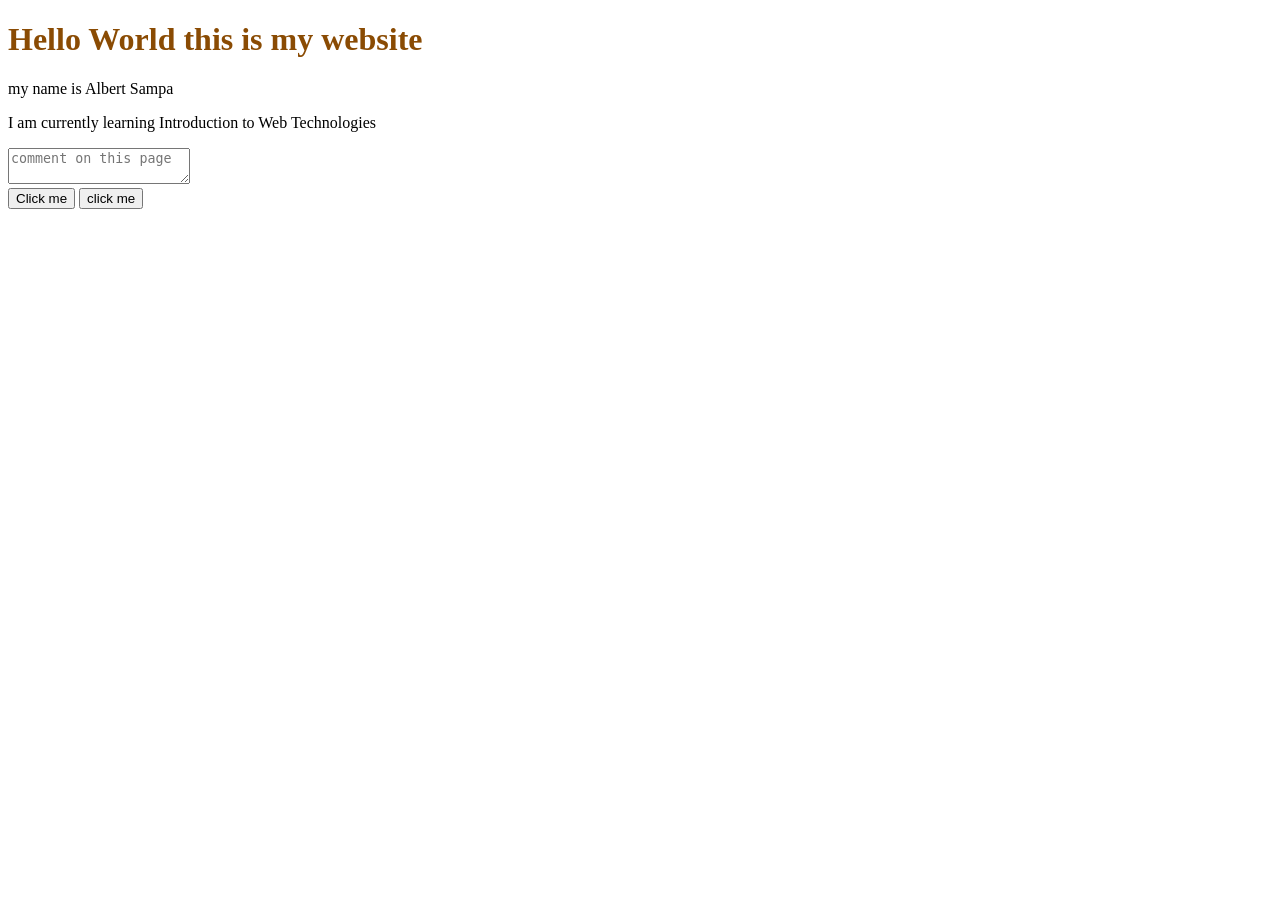
<file: activity 1_backup.html>
<!DOCTYPE html>
<html lang="en">
<head>
    <meta charset="UTF-8">
    <meta name="viewport" content="width=device-width, initial-scale=1.0">
    <title>my website this is my website</title>
</head>
<body>
    <h1 style="color: rgb(138, 75, 3);">Hello World this is my website</h1>
    <p> my name is Albert Sampa</p>
    <p> I am currently learning Introduction to Web Technologies</p>
    <textarea placeholder="comment on this page"></textarea>

    <br>
        <button>Click me</button>
        <button>click me</button>


</body>
</html>
</file>
<file: CSS/Styles.css>
:root {
      color-scheme: light;
      --paper: #f7f5ef;
      --surface: #ffffff;
      --ink: #202b40;
      --muted: #515c70;
      --line: #d9deea;
      --green: #23665f;
      --green-dark: #174c49;
      --green-soft: #e5f1ee;
      --orange: #8b4c24;
      --focus: #8b3f26;
      --yellow: #f3e5bd;
      --content-width: 1140px;
      --section-space: clamp(60px, 7vw, 92px);
      --radius: 10px;
      --display: "Outfit", "Trebuchet MS", sans-serif;
      --sans: "DM Sans", "Segoe UI", sans-serif;
    }
    * { box-sizing: border-box; }
    html { scroll-behavior: smooth; scroll-padding-top: 88px; }
    body { margin: 0; background: var(--paper); color: var(--ink); font: 16px/1.7 var(--sans); }
    img { display: block; width: 100%; max-width: 100%; height: auto; }
    video { display: block; max-width: 100%; }
    a { color: inherit; }
    button, input, textarea { font: inherit; }
    button, a, input, textarea { -webkit-tap-highlight-color: transparent; }
    :focus-visible { outline: 3px solid var(--focus); outline-offset: 3px; }
    .wrap { width: min(var(--content-width), calc(100% - 48px)); margin-inline: auto; }
    .site-header { position: sticky; z-index: 5; top: 0; background: rgb(247 245 239 / 96%); border-bottom: 1px solid var(--line); backdrop-filter: blur(12px); }
    .nav { min-height: 68px; display: flex; align-items: center; justify-content: space-between; gap: 24px; }
    .wordmark { color: var(--ink); font: 700 21px/1 var(--display); text-decoration: none; }
    .nav-links { display: flex; align-items: center; gap: clamp(16px, 3vw, 34px); margin: 0; padding: 0; list-style: none; }
    .nav-links a { display: inline-flex; min-height: 44px; align-items: center; color: var(--muted); font-size: 13px; font-weight: 600; text-decoration: none; }
    .nav-links a:hover { color: var(--green); }
    .nav-links .contact-link { padding: 9px 14px; border: 1px solid var(--green); border-radius: var(--radius); background: var(--green); color: white; }
    .nav-links .contact-link:hover { background: var(--green-dark); border-color: var(--green-dark); color: white; }
    #home.hero { padding-block: clamp(56px, 8vw, 88px); border-bottom: 4px solid #45a99a; background: linear-gradient(120deg, #202b40 0%, #253e52 62%, #174c49 100%); }
    .hero-inner { display: grid; width: min(var(--content-width), calc(100% - 48px)); grid-template-columns: 1.12fr .88fr; align-items: center; gap: 7%; margin-inline: auto; }
    .eyebrow { margin: 0 0 14px; color: var(--green); font-size: 11px; font-weight: 700; text-transform: uppercase; }
    h1, h2, h3, p { margin-top: 0; }
    h1, h2, h3 { font-family: var(--display); font-weight: 600; }
    .hero h1 { max-width: 580px; margin-bottom: 20px; color: var(--paper); font-size: clamp(44px, 6vw, 68px); line-height: 1.08; }
    h1 span { display: inline; color: #9fe1d2; font-style: normal; }
    .hero-programme { margin-bottom: 14px; color: #cce6de; font-size: 15px; font-weight: 700; letter-spacing: .025em; }
    .hero-copy { max-width: 540px; margin-bottom: 30px; color: #e5edf2; font-size: 18px; line-height: 1.75; }
    .hero .eyebrow { color: #9fe1d2; }
    .hero-actions { display: flex; align-items: center; flex-wrap: wrap; gap: 22px; }
    .button-link { display: inline-flex; min-height: 48px; align-items: center; justify-content: center; gap: 12px; padding: 11px 17px; border: 1px solid #9fe1d2; border-radius: var(--radius); background: #9fe1d2; color: #173b40; font-size: 14px; font-weight: 800; text-decoration: none; transition: background-color .15s ease, border-color .15s ease; }
    .button-link:hover { border-color: #bceadd; background: #bceadd; }
    .text-link { display: inline-flex; align-items: center; gap: 9px; color: #d3eee4; font-size: 14px; font-weight: 700; text-decoration: underline; text-decoration-thickness: 1px; text-underline-offset: 5px; }
    .hero-visual { position: relative; max-width: 420px; justify-self: end; width: 100%; }
    .hero-visual::before { position: absolute; z-index: 0; inset: 13px -11px -11px 13px; border: 2px solid #69c2ad; border-radius: var(--radius); content: ""; pointer-events: none; }
    .hero-visual img { position: relative; aspect-ratio: 4 / 4.5; border-radius: var(--radius); object-fit: cover; filter: saturate(.88) contrast(1.03); }
    .photo-note { position: absolute; z-index: 1; right: 12px; bottom: 12px; padding: 8px 11px; border-radius: 5px; background: var(--paper); color: var(--ink); font-size: 12px; font-weight: 700; }
    .section { padding-block: var(--section-space); border-top: 1px solid var(--line); }
    .section-heading { display: flex; align-items: end; justify-content: space-between; gap: 40px; margin-bottom: 44px; }
    .section-heading .eyebrow { margin-bottom: 8px; }
    h2 { margin-bottom: 0; font-size: clamp(30px, 4vw, 42px); line-height: 1.14; }
    .section-intro { max-width: 380px; margin: 0 0 3px; color: var(--muted); font-size: 15px; }
    .about-grid { display: grid; grid-template-columns: 1.05fr .95fr; gap: 72px; align-items: start; }
    .about-copy { max-width: 540px; color: var(--muted); }
    .about-copy p:last-child { margin-bottom: 0; }
    .fact-list { display: grid; grid-template-columns: 1fr 1fr; border-top: 1px solid var(--line); }
    .fact { padding: 18px 16px 18px 0; border-bottom: 1px solid var(--line); }
    .fact small { display: block; margin-bottom: 6px; color: var(--muted); font-size: 12px; }
    .fact strong { font-size: 15px; font-weight: 600; line-height: 1.5; }
    .hobbies { background: var(--green-soft); }
    .hobby-list { display: grid; grid-template-columns: repeat(3, 1fr); margin: 0; padding: 0; border-top: 1px solid #bfcebf; list-style: none; }
    .hobby { padding: 24px 24px 8px 0; }
    .hobby + .hobby { padding-left: 24px; border-left: 1px solid #cbd8cb; }
    .hobby-number { color: var(--orange); font-size: 12px; font-weight: 700; }
    h3 { margin: 10px 0; font-size: 24px; line-height: 1.25; }
    .hobby p { max-width: 320px; margin-bottom: 0; color: var(--muted); font-size: 14px; }
    .project-list { display: grid; grid-template-columns: repeat(3, minmax(0, 1fr)); gap: 20px; margin: 0; padding: 0; list-style: none; }
    .project-card { min-height: 100%; padding: 28px 25px; border: 1px solid var(--line); border-top: 3px solid var(--green); border-radius: var(--radius); background: var(--surface); box-shadow: 0 10px 28px rgb(32 43 64 / 6%); }
    .project-card:hover { border-color: #9eb8a3; border-top-color: var(--green); }
    .project-card h3 { margin: 14px 0 10px; }
    .project-card p { margin-bottom: 0; color: var(--muted); font-size: 14px; }
    .project-tools { display: flex; align-items: end; gap: 14px; margin-bottom: 12px; }
    .project-search { display: grid; flex: 1; max-width: 420px; gap: 6px; }
    .project-search label { font-size: 14px; font-weight: 700; }
    .project-search input { width: 100%; min-width: 0; min-height: 46px; padding: 10px 12px; border: 1px solid #aebcaf; border-radius: 5px; background: var(--surface); color: var(--ink); font: inherit; }
    .project-search input:focus-visible { outline-color: var(--focus); }
    .secondary-button, .details-toggle, .gallery-button { display: inline-flex; min-height: 44px; align-items: center; justify-content: center; padding: 9px 14px; border: 1px solid var(--green); border-radius: var(--radius); background: var(--surface); color: var(--green-dark); cursor: pointer; font: 700 14px/1.3 var(--sans); }
    .secondary-button:hover, .details-toggle:hover, .gallery-button:not(:disabled):hover { background: var(--green-soft); }
    .secondary-button:disabled, .details-toggle:disabled, .gallery-button:disabled { border-color: var(--line); color: var(--muted); cursor: not-allowed; opacity: .7; }
    .project-results, .project-empty { margin: 0 0 14px; color: var(--muted); font-size: 14px; }
    .project-card[hidden], .project-detail[hidden], .project-empty[hidden], .contact-preview[hidden] { display: none; }
    .details-toggle { margin-top: 16px; }
    .project-card .project-detail { margin-top: 14px; padding-top: 12px; border-top: 1px solid var(--line); }
    .plan { display: grid; grid-template-columns: .72fr 1.28fr; gap: 9%; }
    .plan-title p { max-width: 330px; margin-top: 18px; color: var(--muted); font-size: 15px; }
    .plan-title a { color: var(--green); font-weight: 700; text-underline-offset: 4px; }
    .plan-list { margin: 0; padding: 0; list-style: none; border-top: 1px solid var(--line); }
    .plan-list li { display: grid; grid-template-columns: 42px 1fr; gap: 14px; padding: 19px 0; border-bottom: 1px solid var(--line); }
    .plan-list b { color: var(--orange); font-size: 12px; }
    .plan-list strong { display: block; margin-bottom: 5px; font-size: 15px; }
    .plan-list span { display: block; color: var(--muted); font-size: 14px; }
    .learning-details { min-width: 0; }
    .table-scroll { margin-top: 22px; overflow-x: auto; }
    #learning .learning-table { width: 100%; min-width: 560px; border-collapse: collapse; text-align: left; font-size: 13px; line-height: 1.55; }
    .learning-table caption { padding: 0 0 10px; color: var(--green); font-size: 14px; font-weight: 700; text-align: left; }
    .learning-table th, .learning-table td { padding: 12px 14px; border-bottom: 1px solid var(--line); vertical-align: top; }
    .learning-table thead th { background: var(--green-soft); color: var(--green-dark); font-size: 12px; text-transform: uppercase; }
    .learning-table tbody th { white-space: nowrap; font-weight: 600; }
    .gallery-viewer { display: grid; grid-template-columns: auto minmax(0, 1fr) auto; align-items: center; gap: 18px; }
    .gallery-current { position: relative; min-width: 0; max-width: 760px; margin: 0 auto; overflow: hidden; border-radius: var(--radius); background: var(--ink); }
    .gallery-current img { width: 100%; height: clamp(260px, 52vw, 540px); object-fit: cover; }
    .gallery-current figcaption { padding: 14px 18px; background: var(--ink); color: white; font-size: 15px; }
    .gallery-position { margin: 12px 0 0; color: var(--muted); font-size: 14px; text-align: center; }
    .gallery-note { margin: 14px 0 0; color: var(--muted); font-size: 11px; }
    .media-grid { display: grid; grid-template-columns: repeat(2, minmax(0, 1fr)); gap: 28px; }
    #media .media-panel { min-width: 0; padding: 24px; border: 1px solid var(--line); border-radius: var(--radius); background: var(--surface); }
    .media-panel .eyebrow { margin-bottom: 8px; }
    .media-panel h3 { margin: 0 0 10px; font-size: 25px; }
    .media-panel > p { margin-bottom: 20px; color: var(--muted); font-size: 14px; }
    #media video { width: 100%; height: auto; max-height: 290px; margin-bottom: 14px; background: #20251f; aspect-ratio: 16 / 9; object-fit: contain; }
    #media audio { display: block; width: 100%; max-width: 100%; margin-bottom: 14px; }
    .file-label { display: inline-flex; min-height: 44px; align-items: center; justify-content: center; padding: 9px 14px; border: 1px solid var(--green); border-radius: var(--radius); color: var(--green-dark); cursor: pointer; font-size: 13px; font-weight: 700; }
    .file-label:hover { background: var(--green); color: white; }
    .file-label:focus-within { outline: 3px solid var(--focus); outline-offset: 3px; }
    .file-label input { position: absolute; width: 1px; height: 1px; overflow: hidden; clip: rect(0, 0, 0, 0); white-space: nowrap; clip-path: inset(50%); }
    .file-status { min-height: 24px; margin: 10px 0 0 !important; font-size: 13px !important; }
    .contact { display: grid; grid-template-columns: .8fr 1.2fr; gap: 10%; align-items: start; }
    .contact-copy p { max-width: 310px; margin-top: 15px; color: var(--muted); font-size: 14px; }
    .demo-note { display: inline-block; margin-top: 8px; padding: 7px 10px; border-left: 3px solid #c58b3c; background: #f3e8cd; color: #51401e; font-size: 10px; font-weight: 700; }
    #contact .contact-form { display: grid; grid-template-columns: 1fr 1fr; gap: 16px; }
    .field { display: grid; gap: 6px; }
    .field.full { grid-column: 1 / -1; }
    .field label { font-size: 14px; font-weight: 600; }
    .field input, .field textarea { width: 100%; min-width: 0; min-height: 46px; padding: 12px 13px; border: 1px solid #aebcaf; border-radius: 5px; background: var(--surface); color: var(--ink); font-size: 16px; }
    .field input:hover, .field textarea:hover { border-color: var(--green); }
    .field input:focus-visible, .field textarea:focus-visible { border-color: var(--green-dark); outline-color: var(--focus); }
    .field textarea { min-height: 105px; resize: vertical; }
    .submit-row { grid-column: 1 / -1; display: flex; align-items: center; gap: 16px; }
    .submit-button { min-height: 48px; padding: 11px 20px; border: 0; border-radius: var(--radius); background: var(--green); color: white; cursor: pointer; font-size: 14px; font-weight: 700; }
    .submit-button:hover { background: var(--green-dark); }
    .form-status { margin: 0; color: var(--green); font-size: 12px; }
    .field-error { min-height: 0; margin: 0; color: #8a2c20; font-size: 13px; font-weight: 600; }
    .field-error:empty { display: none; }
    .field [aria-invalid="true"] { border-color: #8a2c20; }
    .contact-preview { grid-column: 1 / -1; padding: 20px; border: 1px solid var(--green); border-radius: var(--radius); background: var(--green-soft); overflow-wrap: anywhere; }
    .contact-preview h3 { margin-top: 0; font-size: 21px; }
    .contact-preview p { margin-bottom: 8px; color: var(--ink); }
    .contact-preview .preview-note { margin: 14px 0 0; color: var(--green-dark); font-weight: 700; }
    footer { padding-block: 26px; border-top: 1px solid var(--line); color: var(--muted); font-size: 13px; line-height: 1.6; }
    .footer-inner { display: flex; justify-content: space-between; gap: 16px; }
    @media (max-width: 720px) {
      .wrap { width: min(100% - 36px, 560px); }
      .nav { min-height: 60px; align-items: flex-start; flex-direction: column; justify-content: center; gap: 8px; padding-block: 12px; }
      .nav-links { width: 100%; flex-wrap: wrap; gap: 10px 18px; padding-bottom: 2px; }
      .nav-links a { min-height: 40px; font-size: 12px; }
      .nav-links .contact-link { padding: 4px 9px; }
      #home.hero { padding-block: 55px 64px; }
      .hero-inner { width: min(560px, calc(100% - 36px)); grid-template-columns: 1fr; gap: 36px; }
      h1 { font-size: 48px; }
      h2 { font-size: 34px; }
      .hero-visual { width: min(88%, 390px); justify-self: center; }
      .hero-visual img { aspect-ratio: 1.2 / 1; }
      .section { padding-block: 54px; }
      .section-heading { align-items: flex-start; flex-direction: column; gap: 14px; margin-bottom: 30px; }
      .about-grid, .plan, .contact { grid-template-columns: 1fr; gap: 30px; }
      .hobby-list { grid-template-columns: 1fr; }
      .project-list { grid-template-columns: 1fr; gap: 14px; }
      .project-card { padding: 22px; }
      .project-tools { align-items: stretch; flex-direction: column; }
      .project-search { max-width: none; }
      .secondary-button { align-self: flex-start; }
      .hobby, .hobby + .hobby { padding: 20px 0; border-left: 0; }
      .hobby + .hobby { border-top: 1px solid rgb(49 93 71 / 25%); }
      .gallery-viewer { grid-template-columns: 1fr 1fr; gap: 10px; }
      .gallery-current { grid-column: 1 / -1; grid-row: 1; }
      .gallery-current img { height: min(65vw, 360px); }
      .gallery-button { width: 100%; }
      .media-grid { grid-template-columns: 1fr; gap: 18px; }
      #media .media-panel { padding: 20px; }
    }
    @media (max-width: 420px) {
      #photos .gallery { grid-template-columns: 1fr; gap: 14px; }
      .gallery img { min-height: 240px; aspect-ratio: 1.2 / 1; }
      #contact .contact-form { grid-template-columns: 1fr; }
      .field.full, .submit-row { grid-column: auto; }
      .footer-inner { flex-direction: column; gap: 4px; }
    }
    @media (prefers-reduced-motion: reduce) {
      *, *::before, *::after { scroll-behavior: auto !important; transition: none !important; }
    }
</file>
